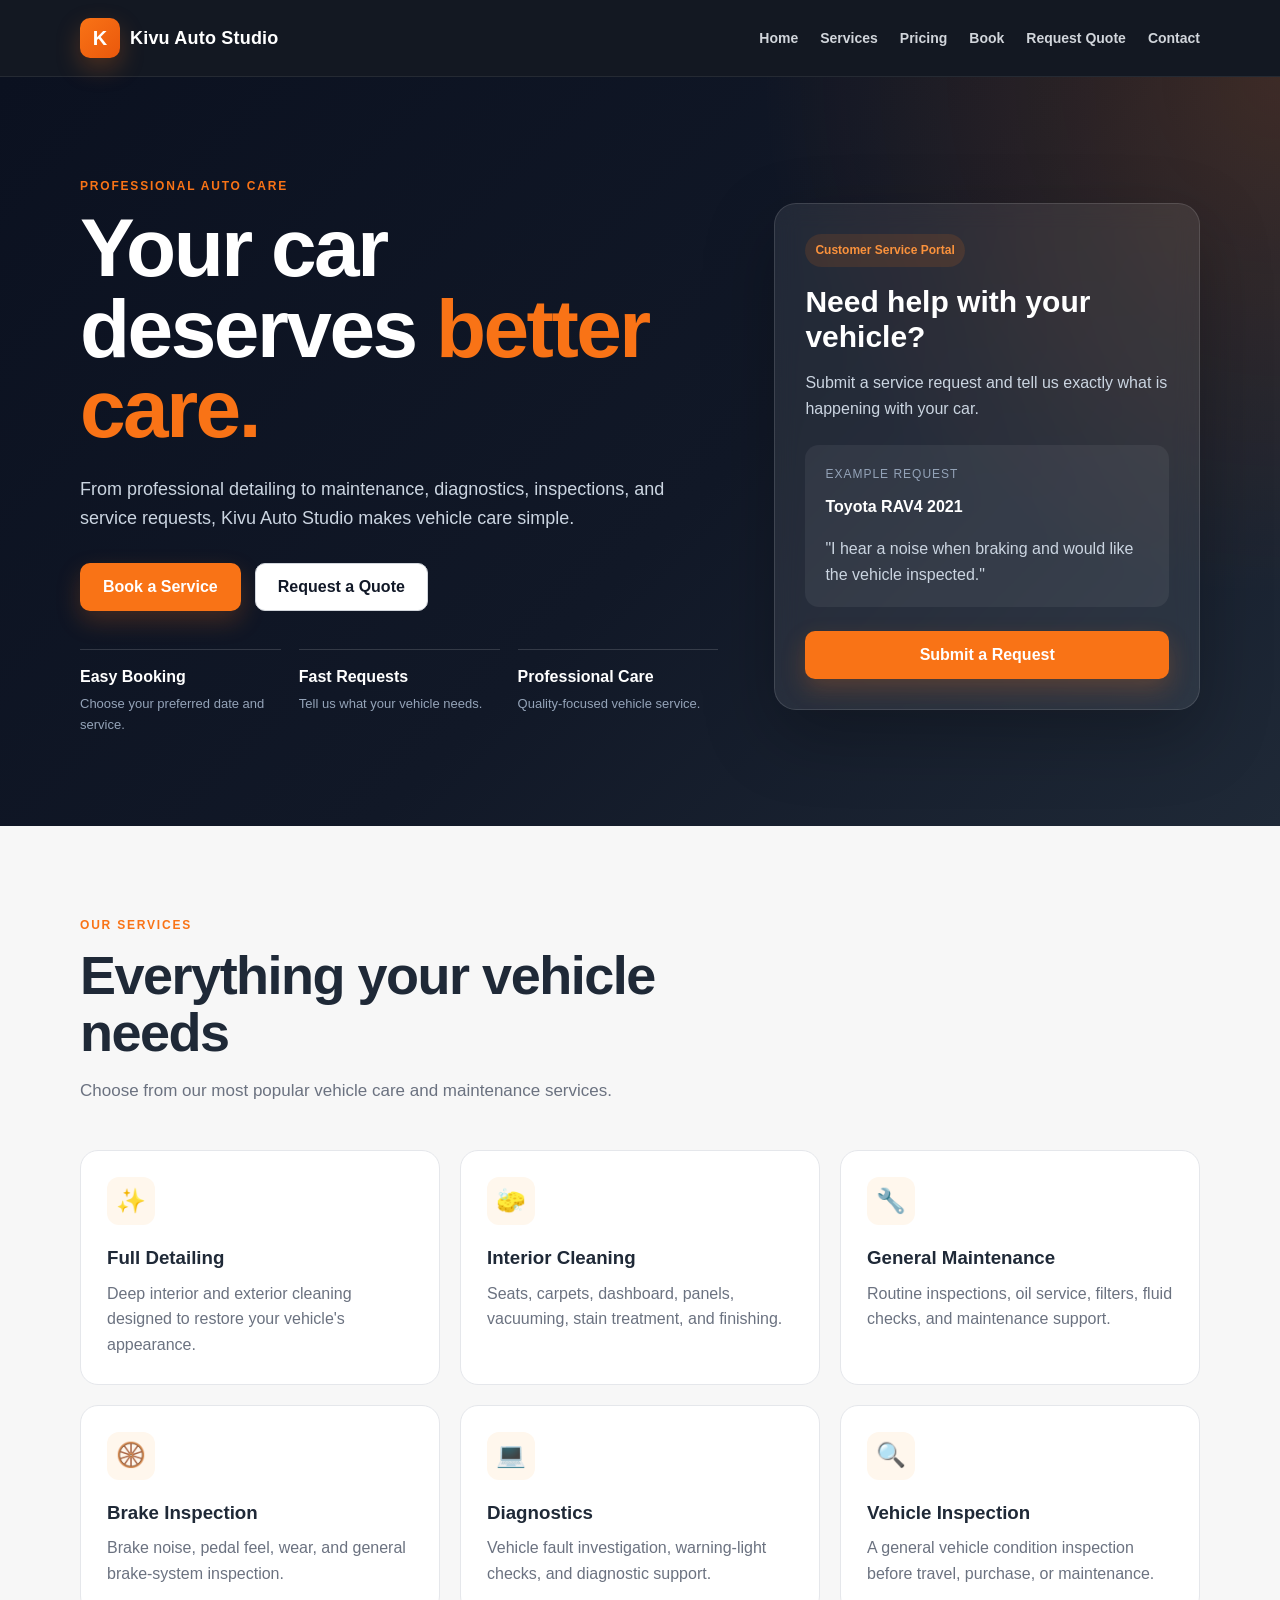
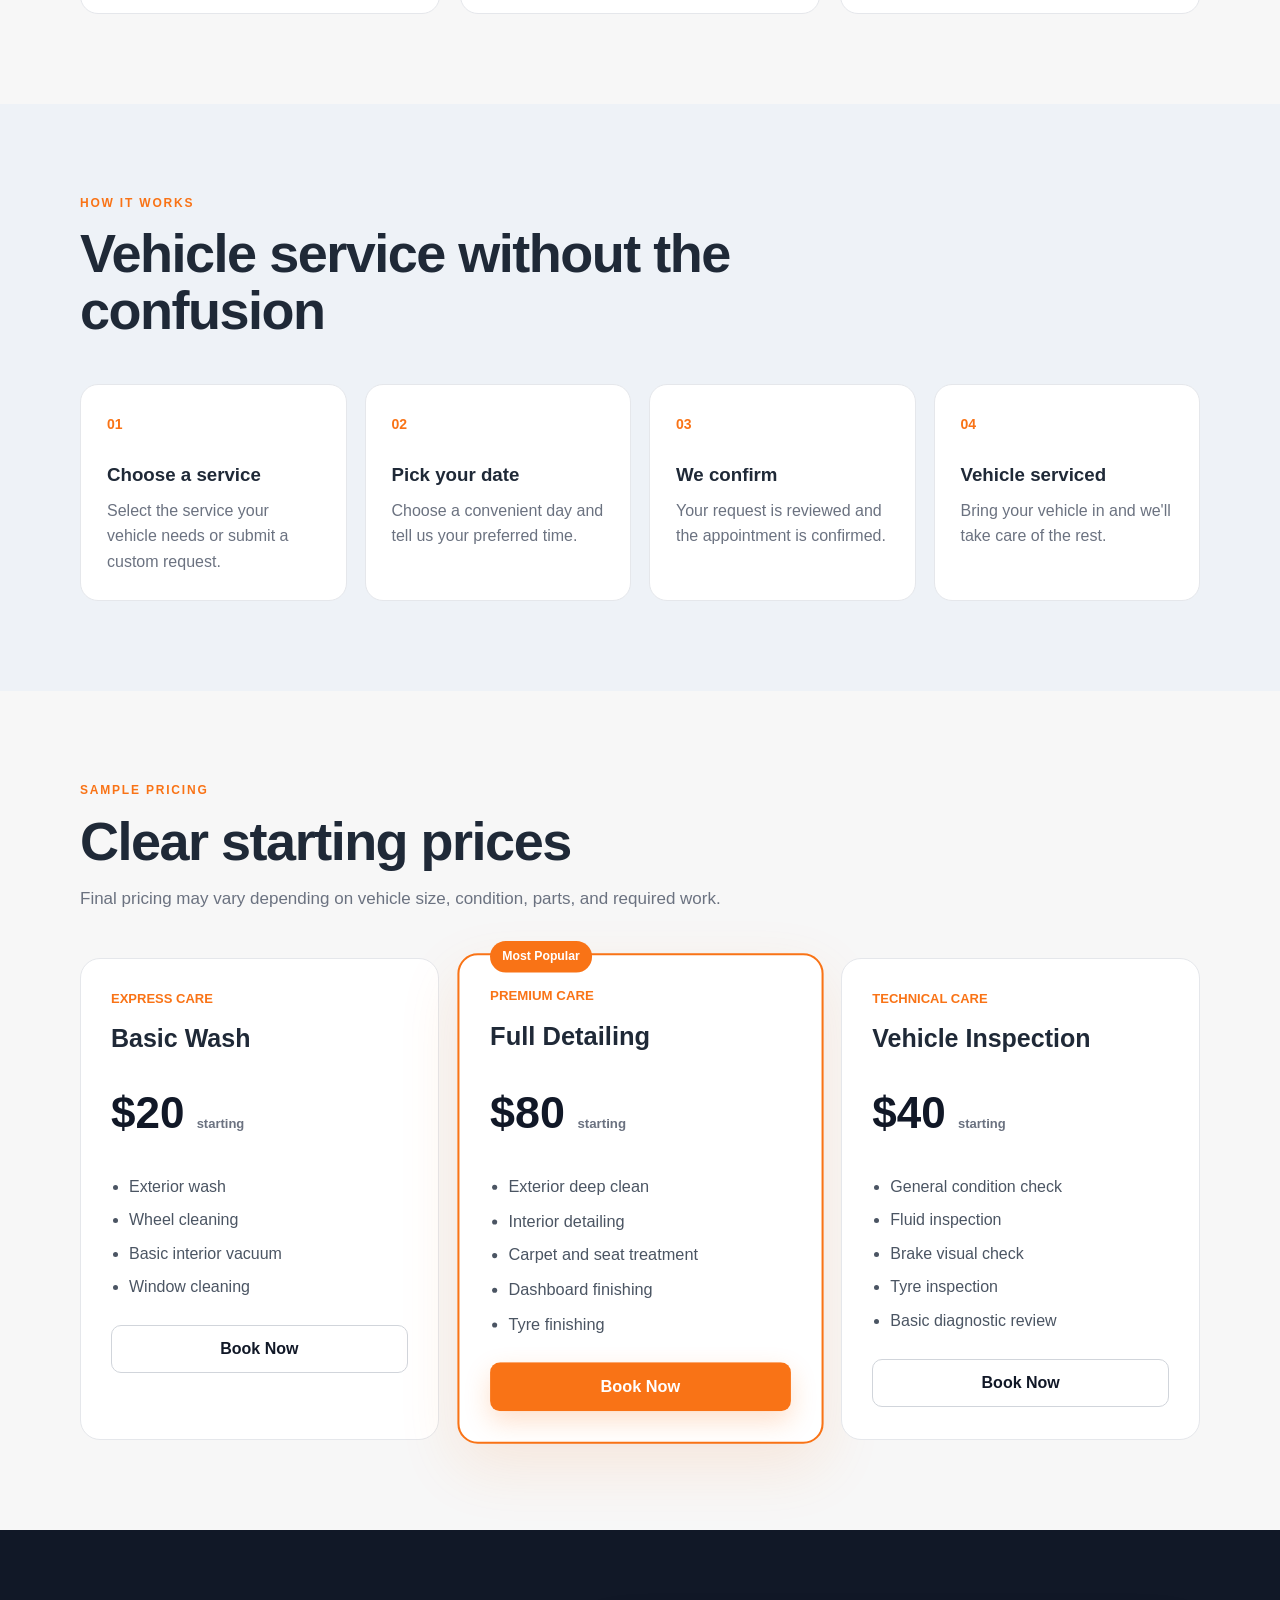
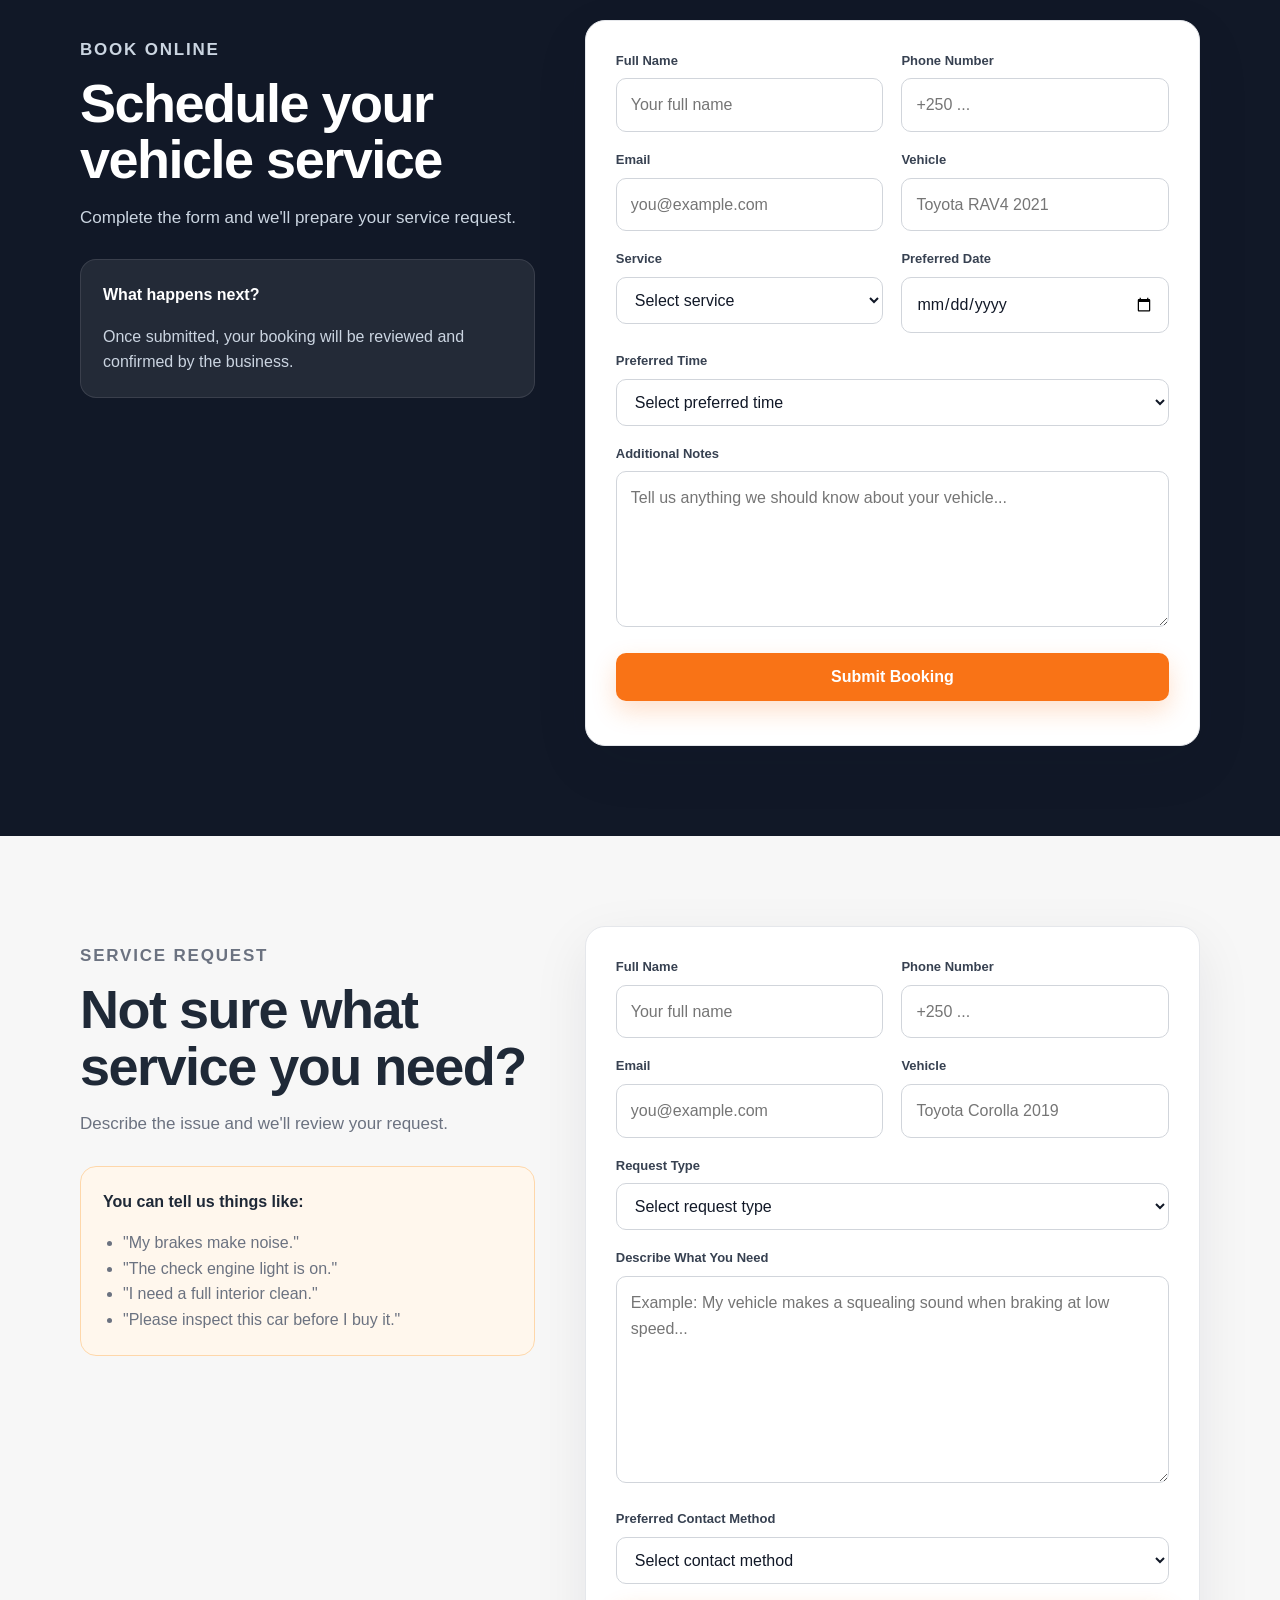
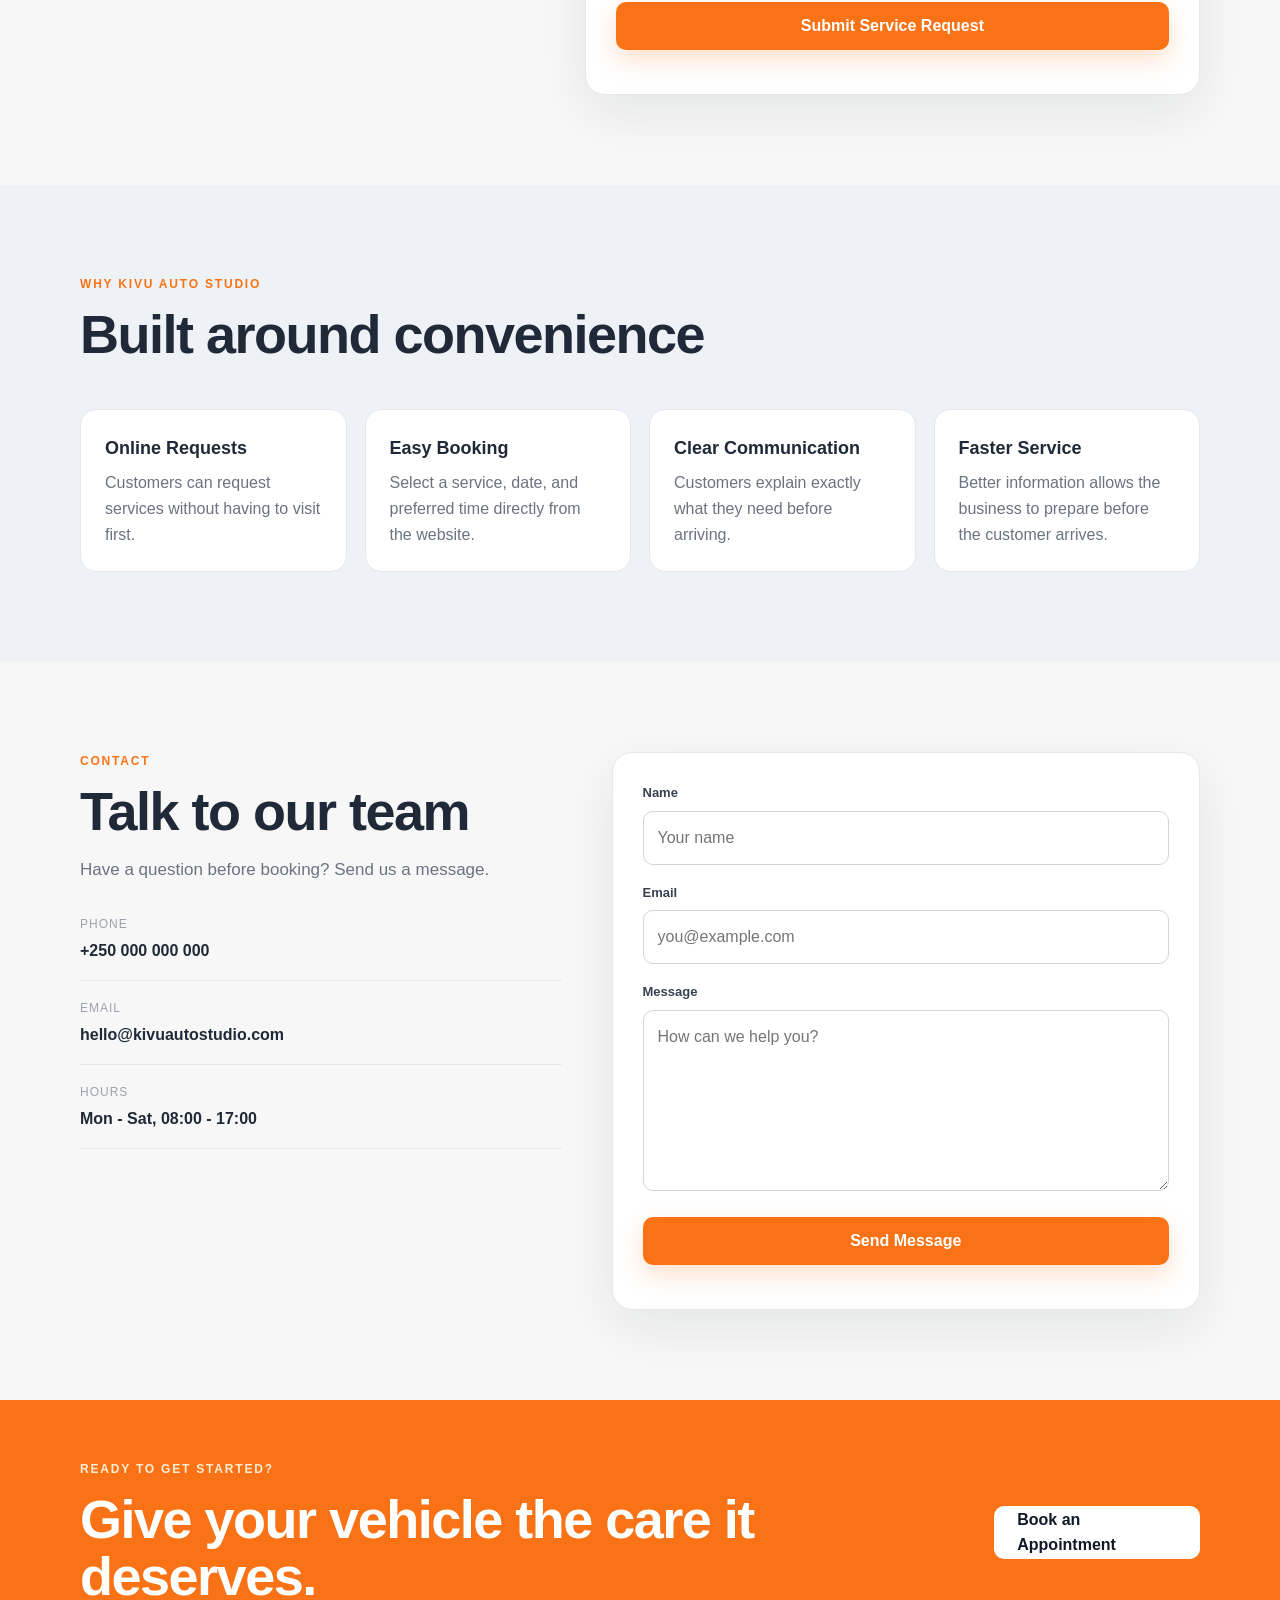
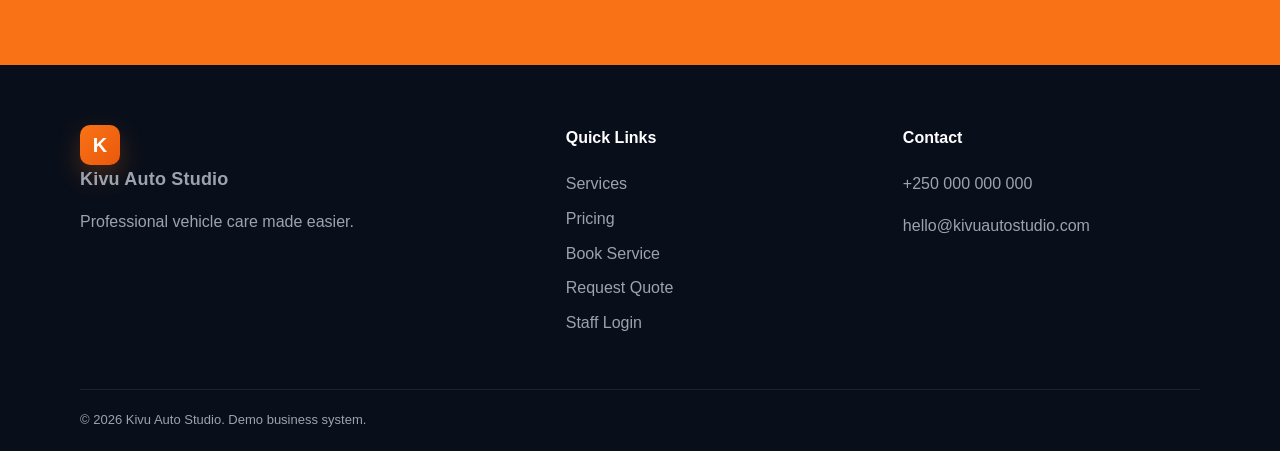
<file: index.html>
<!DOCTYPE html>
<html lang="en">
<head>
    <meta charset="UTF-8">
    <meta name="viewport" content="width=device-width, initial-scale=1.0">

    <title>Kivu Auto Studio</title>

    <meta
        name="description"
        content="Professional auto care, detailing, diagnostics, maintenance, and booking services."
    >

    <link rel="stylesheet" href="css/style.css">
</head>

<body>

    <!-- =========================================
         HEADER
    ========================================== -->

    <header class="site-header">

        <div class="container nav-container">

            <a href="#home" class="logo">
                <span class="logo-mark">K</span>
                <span class="logo-text">
                    Kivu Auto Studio
                </span>
            </a>

            <button
                class="mobile-menu-btn"
                id="mobileMenuBtn"
                aria-label="Open navigation menu"
            >
                ☰
            </button>

            <nav class="main-nav" id="mainNav">
                <a href="#home">Home</a>
                <a href="#services">Services</a>
                <a href="#pricing">Pricing</a>
                <a href="#booking">Book</a>
                <a href="#quote">Request Quote</a>
                <a href="#contact">Contact</a>
            </nav>

        </div>

    </header>


    <!-- =========================================
         HERO
    ========================================== -->

    <main>

        <section class="hero" id="home">

            <div class="container hero-grid">

                <div class="hero-content">

                    <p class="eyebrow">
                        PROFESSIONAL AUTO CARE
                    </p>

                    <h1>
                        Your car deserves
                        <span>better care.</span>
                    </h1>

                    <p class="hero-description">
                        From professional detailing to maintenance,
                        diagnostics, inspections, and service requests,
                        Kivu Auto Studio makes vehicle care simple.
                    </p>

                    <div class="hero-actions">

                        <a href="#booking" class="btn btn-primary">
                            Book a Service
                        </a>

                        <a href="#quote" class="btn btn-secondary">
                            Request a Quote
                        </a>

                    </div>

                    <div class="hero-points">

                        <div>
                            <strong>Easy Booking</strong>
                            <span>Choose your preferred date and service.</span>
                        </div>

                        <div>
                            <strong>Fast Requests</strong>
                            <span>Tell us what your vehicle needs.</span>
                        </div>

                        <div>
                            <strong>Professional Care</strong>
                            <span>Quality-focused vehicle service.</span>
                        </div>

                    </div>

                </div>


                <div class="hero-card">

                    <div class="hero-card-badge">
                        Customer Service Portal
                    </div>

                    <h2>
                        Need help with your vehicle?
                    </h2>

                    <p>
                        Submit a service request and tell us exactly
                        what is happening with your car.
                    </p>

                    <div class="example-request">

                        <span class="example-label">
                            Example request
                        </span>

                        <strong>
                            Toyota RAV4 2021
                        </strong>

                        <p>
                            "I hear a noise when braking and would
                            like the vehicle inspected."
                        </p>

                    </div>

                    <a href="#quote" class="btn btn-primary full-width">
                        Submit a Request
                    </a>

                </div>

            </div>

        </section>


        <!-- =========================================
             SERVICES
        ========================================== -->

        <section class="section" id="services">

            <div class="container">

                <div class="section-heading">

                    <p class="eyebrow">
                        OUR SERVICES
                    </p>

                    <h2>
                        Everything your vehicle needs
                    </h2>

                    <p>
                        Choose from our most popular vehicle care
                        and maintenance services.
                    </p>

                </div>


                <div class="service-grid">

                    <article class="service-card">

                        <div class="service-icon">
                            ✨
                        </div>

                        <h3>
                            Full Detailing
                        </h3>

                        <p>
                            Deep interior and exterior cleaning
                            designed to restore your vehicle's appearance.
                        </p>

                    </article>


                    <article class="service-card">

                        <div class="service-icon">
                            🧽
                        </div>

                        <h3>
                            Interior Cleaning
                        </h3>

                        <p>
                            Seats, carpets, dashboard, panels,
                            vacuuming, stain treatment, and finishing.
                        </p>

                    </article>


                    <article class="service-card">

                        <div class="service-icon">
                            🔧
                        </div>

                        <h3>
                            General Maintenance
                        </h3>

                        <p>
                            Routine inspections, oil service,
                            filters, fluid checks, and maintenance support.
                        </p>

                    </article>


                    <article class="service-card">

                        <div class="service-icon">
                            🛞
                        </div>

                        <h3>
                            Brake Inspection
                        </h3>

                        <p>
                            Brake noise, pedal feel, wear,
                            and general brake-system inspection.
                        </p>

                    </article>


                    <article class="service-card">

                        <div class="service-icon">
                            💻
                        </div>

                        <h3>
                            Diagnostics
                        </h3>

                        <p>
                            Vehicle fault investigation,
                            warning-light checks, and diagnostic support.
                        </p>

                    </article>


                    <article class="service-card">

                        <div class="service-icon">
                            🔍
                        </div>

                        <h3>
                            Vehicle Inspection
                        </h3>

                        <p>
                            A general vehicle condition inspection
                            before travel, purchase, or maintenance.
                        </p>

                    </article>

                </div>

            </div>

        </section>


        <!-- =========================================
             HOW IT WORKS
        ========================================== -->

        <section class="section section-light">

            <div class="container">

                <div class="section-heading">

                    <p class="eyebrow">
                        HOW IT WORKS
                    </p>

                    <h2>
                        Vehicle service without the confusion
                    </h2>

                </div>


                <div class="steps-grid">

                    <div class="step-card">

                        <span class="step-number">
                            01
                        </span>

                        <h3>
                            Choose a service
                        </h3>

                        <p>
                            Select the service your vehicle needs
                            or submit a custom request.
                        </p>

                    </div>


                    <div class="step-card">

                        <span class="step-number">
                            02
                        </span>

                        <h3>
                            Pick your date
                        </h3>

                        <p>
                            Choose a convenient day and tell us
                            your preferred time.
                        </p>

                    </div>


                    <div class="step-card">

                        <span class="step-number">
                            03
                        </span>

                        <h3>
                            We confirm
                        </h3>

                        <p>
                            Your request is reviewed and the
                            appointment is confirmed.
                        </p>

                    </div>


                    <div class="step-card">

                        <span class="step-number">
                            04
                        </span>

                        <h3>
                            Vehicle serviced
                        </h3>

                        <p>
                            Bring your vehicle in and we'll take
                            care of the rest.
                        </p>

                    </div>

                </div>

            </div>

        </section>


        <!-- =========================================
             PRICING
        ========================================== -->

        <section class="section" id="pricing">

            <div class="container">

                <div class="section-heading">

                    <p class="eyebrow">
                        SAMPLE PRICING
                    </p>

                    <h2>
                        Clear starting prices
                    </h2>

                    <p>
                        Final pricing may vary depending on vehicle
                        size, condition, parts, and required work.
                    </p>

                </div>


                <div class="pricing-grid">

                    <article class="price-card">

                        <p class="price-label">
                            Express Care
                        </p>

                        <h3>
                            Basic Wash
                        </h3>

                        <div class="price">
                            $20
                            <span>starting</span>
                        </div>

                        <ul>
                            <li>Exterior wash</li>
                            <li>Wheel cleaning</li>
                            <li>Basic interior vacuum</li>
                            <li>Window cleaning</li>
                        </ul>

                        <a href="#booking" class="btn btn-secondary full-width">
                            Book Now
                        </a>

                    </article>


                    <article class="price-card featured">

                        <div class="popular-badge">
                            Most Popular
                        </div>

                        <p class="price-label">
                            Premium Care
                        </p>

                        <h3>
                            Full Detailing
                        </h3>

                        <div class="price">
                            $80
                            <span>starting</span>
                        </div>

                        <ul>
                            <li>Exterior deep clean</li>
                            <li>Interior detailing</li>
                            <li>Carpet and seat treatment</li>
                            <li>Dashboard finishing</li>
                            <li>Tyre finishing</li>
                        </ul>

                        <a href="#booking" class="btn btn-primary full-width">
                            Book Now
                        </a>

                    </article>


                    <article class="price-card">

                        <p class="price-label">
                            Technical Care
                        </p>

                        <h3>
                            Vehicle Inspection
                        </h3>

                        <div class="price">
                            $40
                            <span>starting</span>
                        </div>

                        <ul>
                            <li>General condition check</li>
                            <li>Fluid inspection</li>
                            <li>Brake visual check</li>
                            <li>Tyre inspection</li>
                            <li>Basic diagnostic review</li>
                        </ul>

                        <a href="#booking" class="btn btn-secondary full-width">
                            Book Now
                        </a>

                    </article>

                </div>

            </div>

        </section>


        <!-- =========================================
             BOOKING
        ========================================== -->

        <section class="section section-dark" id="booking">

            <div class="container form-layout">

                <div class="form-info">

                    <p class="eyebrow">
                        BOOK ONLINE
                    </p>

                    <h2>
                        Schedule your vehicle service
                    </h2>

                    <p>
                        Complete the form and we'll prepare your
                        service request.
                    </p>

                    <div class="info-box">

                        <strong>
                            What happens next?
                        </strong>

                        <p>
                            Once submitted, your booking will be
                            reviewed and confirmed by the business.
                        </p>

                    </div>

                </div>


                <form class="service-form" id="bookingForm">

                    <div class="form-row">

                        <div class="form-group">
                            <label for="bookingName">
                                Full Name
                            </label>

                            <input
                                type="text"
                                id="bookingName"
                                name="name"
                                required
                                placeholder="Your full name"
                            >
                        </div>


                        <div class="form-group">
                            <label for="bookingPhone">
                                Phone Number
                            </label>

                            <input
                                type="tel"
                                id="bookingPhone"
                                name="phone"
                                required
                                placeholder="+250 ..."
                            >
                        </div>

                    </div>


                    <div class="form-row">

                        <div class="form-group">
                            <label for="bookingEmail">
                                Email
                            </label>

                            <input
                                type="email"
                                id="bookingEmail"
                                name="email"
                                placeholder="you@example.com"
                            >
                        </div>


                        <div class="form-group">
                            <label for="bookingVehicle">
                                Vehicle
                            </label>

                            <input
                                type="text"
                                id="bookingVehicle"
                                name="vehicle"
                                required
                                placeholder="Toyota RAV4 2021"
                            >
                        </div>

                    </div>


                    <div class="form-row">

                        <div class="form-group">
                            <label for="bookingService">
                                Service
                            </label>

                            <select
                                id="bookingService"
                                name="service"
                                required
                            >
                                <option value="">
                                    Select service
                                </option>

                                <option value="Basic Wash">
                                    Basic Wash
                                </option>

                                <option value="Interior Cleaning">
                                    Interior Cleaning
                                </option>

                                <option value="Full Detailing">
                                    Full Detailing
                                </option>

                                <option value="General Maintenance">
                                    General Maintenance
                                </option>

                                <option value="Brake Inspection">
                                    Brake Inspection
                                </option>

                                <option value="Diagnostics">
                                    Diagnostics
                                </option>

                                <option value="Vehicle Inspection">
                                    Vehicle Inspection
                                </option>
                            </select>
                        </div>


                        <div class="form-group">
                            <label for="bookingDate">
                                Preferred Date
                            </label>

                            <input
                                type="date"
                                id="bookingDate"
                                name="date"
                                required
                            >
                        </div>

                    </div>


                    <div class="form-group">
                        <label for="bookingTime">
                            Preferred Time
                        </label>

                        <select
                            id="bookingTime"
                            name="time"
                            required
                        >
                            <option value="">
                                Select preferred time
                            </option>

                            <option value="08:00">
                                08:00
                            </option>

                            <option value="09:00">
                                09:00
                            </option>

                            <option value="10:00">
                                10:00
                            </option>

                            <option value="11:00">
                                11:00
                            </option>

                            <option value="13:00">
                                13:00
                            </option>

                            <option value="14:00">
                                14:00
                            </option>

                            <option value="15:00">
                                15:00
                            </option>

                            <option value="16:00">
                                16:00
                            </option>
                        </select>
                    </div>


                    <div class="form-group">

                        <label for="bookingNotes">
                            Additional Notes
                        </label>

                        <textarea
                            id="bookingNotes"
                            name="notes"
                            rows="5"
                            placeholder="Tell us anything we should know about your vehicle..."
                        ></textarea>

                    </div>


                    <button
                        type="submit"
                        class="btn btn-primary full-width"
                    >
                        Submit Booking
                    </button>

                    <p
                        class="form-message"
                        id="bookingMessage"
                    ></p>

                </form>

            </div>

        </section>


        <!-- =========================================
             REQUEST A QUOTE / SERVICE REQUEST
        ========================================== -->

        <section class="section" id="quote">

            <div class="container form-layout">

                <div class="form-info">

                    <p class="eyebrow">
                        SERVICE REQUEST
                    </p>

                    <h2>
                        Not sure what service you need?
                    </h2>

                    <p>
                        Describe the issue and we'll review your
                        request.
                    </p>

                    <div class="request-example-box">

                        <p>
                            You can tell us things like:
                        </p>

                        <ul>
                            <li>"My brakes make noise."</li>
                            <li>"The check engine light is on."</li>
                            <li>"I need a full interior clean."</li>
                            <li>"Please inspect this car before I buy it."</li>
                        </ul>

                    </div>

                </div>


                <form class="service-form" id="quoteForm">

                    <div class="form-row">

                        <div class="form-group">

                            <label for="quoteName">
                                Full Name
                            </label>

                            <input
                                type="text"
                                id="quoteName"
                                name="name"
                                required
                                placeholder="Your full name"
                            >

                        </div>


                        <div class="form-group">

                            <label for="quotePhone">
                                Phone Number
                            </label>

                            <input
                                type="tel"
                                id="quotePhone"
                                name="phone"
                                required
                                placeholder="+250 ..."
                            >

                        </div>

                    </div>


                    <div class="form-row">

                        <div class="form-group">

                            <label for="quoteEmail">
                                Email
                            </label>

                            <input
                                type="email"
                                id="quoteEmail"
                                name="email"
                                placeholder="you@example.com"
                            >

                        </div>


                        <div class="form-group">

                            <label for="quoteVehicle">
                                Vehicle
                            </label>

                            <input
                                type="text"
                                id="quoteVehicle"
                                name="vehicle"
                                required
                                placeholder="Toyota Corolla 2019"
                            >

                        </div>

                    </div>


                    <div class="form-group">

                        <label for="requestType">
                            Request Type
                        </label>

                        <select
                            id="requestType"
                            name="requestType"
                            required
                        >
                            <option value="">
                                Select request type
                            </option>

                            <option value="Repair">
                                Repair / Vehicle Problem
                            </option>

                            <option value="Maintenance">
                                Maintenance
                            </option>

                            <option value="Detailing">
                                Detailing
                            </option>

                            <option value="Inspection">
                                Vehicle Inspection
                            </option>

                            <option value="Quote">
                                Price Quote
                            </option>

                            <option value="Other">
                                Other
                            </option>
                        </select>

                    </div>


                    <div class="form-group">

                        <label for="quoteDescription">
                            Describe What You Need
                        </label>

                        <textarea
                            id="quoteDescription"
                            name="description"
                            rows="7"
                            required
                            placeholder="Example: My vehicle makes a squealing sound when braking at low speed..."
                        ></textarea>

                    </div>


                    <div class="form-group">

                        <label for="preferredContact">
                            Preferred Contact Method
                        </label>

                        <select
                            id="preferredContact"
                            name="preferredContact"
                            required
                        >
                            <option value="">
                                Select contact method
                            </option>

                            <option value="Phone">
                                Phone Call
                            </option>

                            <option value="WhatsApp">
                                WhatsApp
                            </option>

                            <option value="Email">
                                Email
                            </option>
                        </select>

                    </div>


                    <button
                        type="submit"
                        class="btn btn-primary full-width"
                    >
                        Submit Service Request
                    </button>

                    <p
                        class="form-message"
                        id="quoteMessage"
                    ></p>

                </form>

            </div>

        </section>


        <!-- =========================================
             WHY US
        ========================================== -->

        <section class="section section-light">

            <div class="container">

                <div class="section-heading">

                    <p class="eyebrow">
                        WHY KIVU AUTO STUDIO
                    </p>

                    <h2>
                        Built around convenience
                    </h2>

                </div>


                <div class="benefit-grid">

                    <div class="benefit-card">

                        <strong>
                            Online Requests
                        </strong>

                        <p>
                            Customers can request services without
                            having to visit first.
                        </p>

                    </div>


                    <div class="benefit-card">

                        <strong>
                            Easy Booking
                        </strong>

                        <p>
                            Select a service, date, and preferred time
                            directly from the website.
                        </p>

                    </div>


                    <div class="benefit-card">

                        <strong>
                            Clear Communication
                        </strong>

                        <p>
                            Customers explain exactly what they need
                            before arriving.
                        </p>

                    </div>


                    <div class="benefit-card">

                        <strong>
                            Faster Service
                        </strong>

                        <p>
                            Better information allows the business
                            to prepare before the customer arrives.
                        </p>

                    </div>

                </div>

            </div>

        </section>


        <!-- =========================================
             CONTACT
        ========================================== -->

        <section class="section" id="contact">

            <div class="container contact-grid">

                <div>

                    <p class="eyebrow">
                        CONTACT
                    </p>

                    <h2>
                        Talk to our team
                    </h2>

                    <p class="contact-description">
                        Have a question before booking?
                        Send us a message.
                    </p>


                    <div class="contact-details">

                        <div>
                            <span>Phone</span>
                            <strong>+250 000 000 000</strong>
                        </div>

                        <div>
                            <span>Email</span>
                            <strong>hello@kivuautostudio.com</strong>
                        </div>

                        <div>
                            <span>Hours</span>
                            <strong>Mon - Sat, 08:00 - 17:00</strong>
                        </div>

                    </div>

                </div>


                <form class="service-form" id="contactForm">

                    <div class="form-group">

                        <label for="contactName">
                            Name
                        </label>

                        <input
                            type="text"
                            id="contactName"
                            name="name"
                            required
                            placeholder="Your name"
                        >

                    </div>


                    <div class="form-group">

                        <label for="contactEmail">
                            Email
                        </label>

                        <input
                            type="email"
                            id="contactEmail"
                            name="email"
                            required
                            placeholder="you@example.com"
                        >

                    </div>


                    <div class="form-group">

                        <label for="contactMessage">
                            Message
                        </label>

                        <textarea
                            id="contactMessage"
                            name="message"
                            rows="6"
                            required
                            placeholder="How can we help you?"
                        ></textarea>

                    </div>


                    <button
                        type="submit"
                        class="btn btn-primary full-width"
                    >
                        Send Message
                    </button>

                    <p
                        class="form-message"
                        id="contactFormMessage"
                    ></p>

                </form>

            </div>

        </section>


        <!-- =========================================
             CTA
        ========================================== -->

        <section class="cta-section">

            <div class="container cta-content">

                <div>

                    <p class="eyebrow">
                        READY TO GET STARTED?
                    </p>

                    <h2>
                        Give your vehicle the care it deserves.
                    </h2>

                </div>

                <a href="#booking" class="btn btn-light">
                    Book an Appointment
                </a>

            </div>

        </section>

    </main>


    <!-- =========================================
         FOOTER
    ========================================== -->

    <footer class="site-footer">

        <div class="container footer-grid">

            <div>

                <a href="#home" class="logo footer-logo">

                    <span class="logo-mark">
                        K
                    </span>

                    <span class="logo-text">
                        Kivu Auto Studio
                    </span>

                </a>

                <p>
                    Professional vehicle care made easier.
                </p>

            </div>


            <div>

                <h4>
                    Quick Links
                </h4>

                <a href="#services">
                    Services
                </a>

                <a href="#pricing">
                    Pricing
                </a>

                <a href="#booking">
                    Book Service
                </a>

                <a href="#quote">
                    Request Quote
                </a>

                <a href="admin.html">
                    Staff Login
                </a>

            </div>


            <div>

                <h4>
                    Contact
                </h4>

                <p>
                    +250 000 000 000
                </p>

                <p>
                    hello@kivuautostudio.com
                </p>

            </div>

        </div>


        <div class="container footer-bottom">

            <p>
                © <span id="currentYear"></span>
                Kivu Auto Studio.
                Demo business system.
            </p>

        </div>

    </footer>


    <script src="js/script.js"></script>

</body>
</html>
</file>
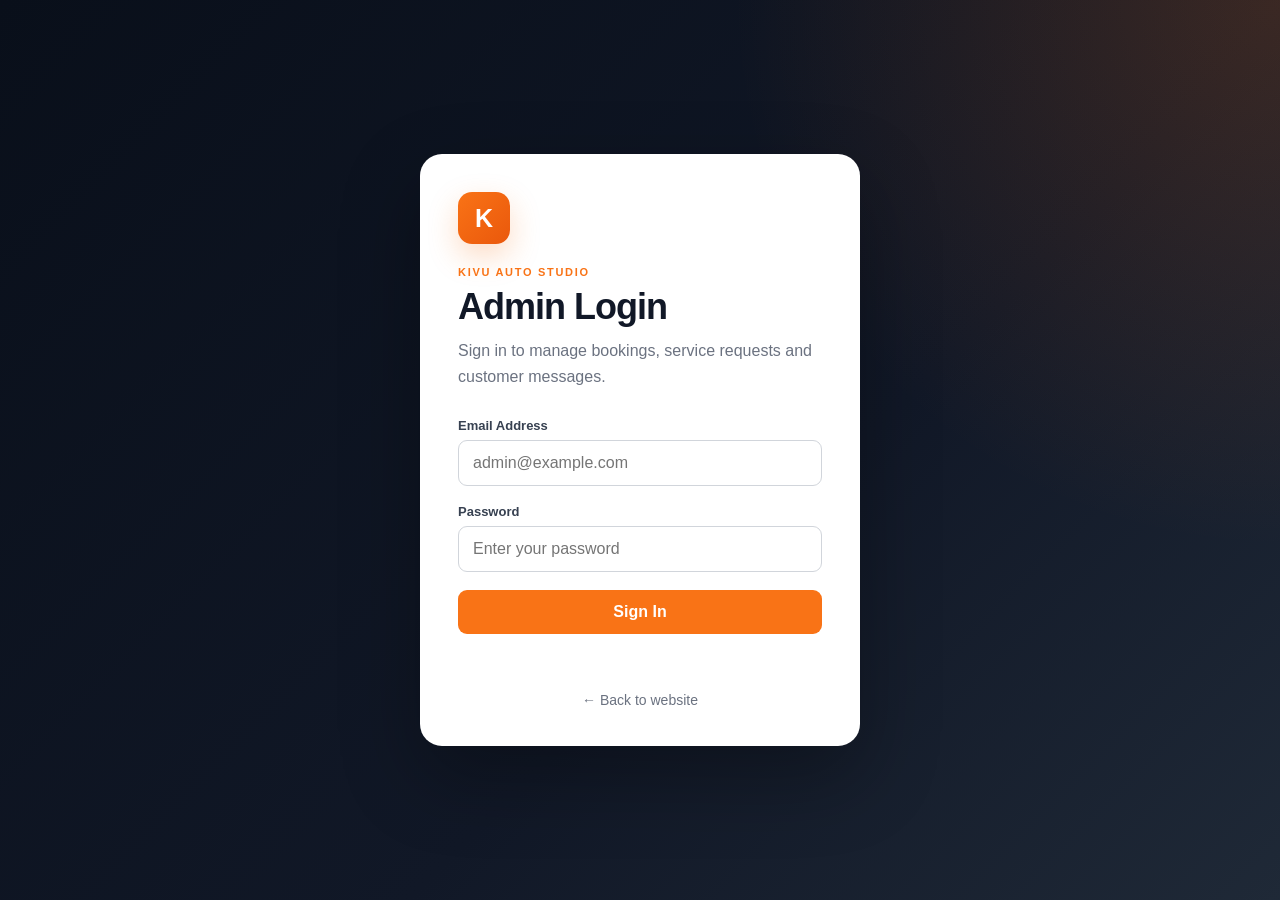
<file: admin.html>
<!DOCTYPE html>
<html lang="en">

<head>

    <meta charset="UTF-8">

    <meta
        name="viewport"
        content="width=device-width, initial-scale=1.0"
    >

    <title>
        Admin Dashboard | Kivu Auto Studio
    </title>

    <link
        rel="stylesheet"
        href="css/admin.css"
    >

</head>


<body>


<!-- =========================================================
     ADMIN LOGIN
========================================================= -->

<section
    id="adminLoginScreen"
    class="login-screen"
>

    <div class="login-card">

        <div class="admin-logo">
            K
        </div>

        <p class="eyebrow">
            KIVU AUTO STUDIO
        </p>

        <h1>
            Admin Login
        </h1>

        <p class="login-description">
            Sign in to manage bookings,
            service requests and customer messages.
        </p>


        <form id="adminLoginForm">

            <div class="form-group">

                <label for="adminEmail">
                    Email Address
                </label>

                <input
                    type="email"
                    id="adminEmail"
                    required
                    autocomplete="email"
                    placeholder="admin@example.com"
                >

            </div>


            <div class="form-group">

                <label for="adminPassword">
                    Password
                </label>

                <input
                    type="password"
                    id="adminPassword"
                    required
                    autocomplete="current-password"
                    placeholder="Enter your password"
                >

            </div>


            <button
                type="submit"
                class="primary-btn full-width"
            >
                Sign In
            </button>


            <p
                id="loginMessage"
                class="form-message"
            ></p>

        </form>


        <a
            href="index.html"
            class="back-link"
        >
            ← Back to website
        </a>

    </div>

</section>



<!-- =========================================================
     ADMIN APPLICATION
========================================================= -->

<div
    id="adminApp"
    class="admin-app hidden"
>


    <!-- =====================================================
         SIDEBAR
    ====================================================== -->

    <aside
        class="sidebar"
        id="sidebar"
    >

        <div class="sidebar-brand">

            <div class="sidebar-logo">
                K
            </div>

            <div>

                <strong>
                    Kivu Auto Studio
                </strong>

                <span>
                    Business Manager
                </span>

            </div>

        </div>


        <nav class="sidebar-nav">

            <button
                class="nav-item active"
                data-screen="dashboard"
            >
                <span>▦</span>
                Dashboard
            </button>


            <button
                class="nav-item"
                data-screen="bookings"
            >
                <span>▣</span>
                Bookings

                <span
                    id="bookingNavBadge"
                    class="nav-badge hidden"
                >
                    0
                </span>
            </button>


            <button
                class="nav-item"
                data-screen="requests"
            >
                <span>◆</span>
                Service Requests

                <span
                    id="requestNavBadge"
                    class="nav-badge hidden"
                >
                    0
                </span>
            </button>


            <button
                class="nav-item"
                data-screen="messages"
            >
                <span>✉</span>
                Messages

                <span
                    id="messageNavBadge"
                    class="nav-badge hidden"
                >
                    0
                </span>
            </button>

        </nav>


        <div class="sidebar-bottom">

            <a
                href="index.html"
                class="website-link"
            >
                View Website
            </a>


            <button
                id="logoutBtn"
                class="logout-btn"
            >
                Sign Out
            </button>

        </div>

    </aside>



    <!-- =====================================================
         MAIN AREA
    ====================================================== -->

    <main class="admin-main">


        <!-- =================================================
             TOP BAR
        ================================================== -->

        <header class="topbar">

            <div class="topbar-left">

                <button
                    id="sidebarToggle"
                    class="sidebar-toggle"
                >
                    ☰
                </button>


                <div>

                    <h2 id="pageTitle">
                        Dashboard
                    </h2>

                    <p id="pageSubtitle">
                        Overview of your business activity.
                    </p>

                </div>

            </div>


            <div class="admin-profile">

                <div class="profile-icon">
                    A
                </div>

                <div>

                    <strong>
                        Administrator
                    </strong>

                    <span id="adminEmailDisplay">
                        -
                    </span>

                </div>

            </div>

        </header>



        <!-- =================================================
             CONTENT
        ================================================== -->

        <div class="admin-content">


            <!-- =============================================
                 DASHBOARD
            ============================================== -->

            <section
                id="dashboardScreen"
                class="admin-screen"
            >

                <div class="welcome-panel">

                    <div>

                        <p class="eyebrow">
                            BUSINESS OVERVIEW
                        </p>

                        <h1>
                            Welcome back.
                        </h1>

                        <p>
                            Here's what's happening
                            at Kivu Auto Studio.
                        </p>

                    </div>


                    <button
                        id="refreshDashboardBtn"
                        class="secondary-btn"
                    >
                        Refresh Data
                    </button>

                </div>



                <!-- STATISTICS -->

                <div class="stats-grid">


                    <article class="stat-card">

                        <span class="stat-label">
                            Total Bookings
                        </span>

                        <strong
                            id="totalBookings"
                            class="stat-number"
                        >
                            0
                        </strong>

                        <span class="stat-description">
                            All appointments
                        </span>

                    </article>



                    <article class="stat-card">

                        <span class="stat-label">
                            New Bookings
                        </span>

                        <strong
                            id="newBookings"
                            class="stat-number"
                        >
                            0
                        </strong>

                        <span class="stat-description">
                            Waiting for review
                        </span>

                    </article>



                    <article class="stat-card">

                        <span class="stat-label">
                            Service Requests
                        </span>

                        <strong
                            id="totalRequests"
                            class="stat-number"
                        >
                            0
                        </strong>

                        <span class="stat-description">
                            Customer requests
                        </span>

                    </article>



                    <article class="stat-card">

                        <span class="stat-label">
                            New Messages
                        </span>

                        <strong
                            id="newMessages"
                            class="stat-number"
                        >
                            0
                        </strong>

                        <span class="stat-description">
                            Awaiting response
                        </span>

                    </article>


                </div>



                <!-- RECENT ACTIVITY -->

                <div class="dashboard-grid">


                    <section class="dashboard-panel">

                        <div class="panel-heading">

                            <div>

                                <h3>
                                    Recent Bookings
                                </h3>

                                <p>
                                    Latest customer appointments
                                </p>

                            </div>


                            <button
                                class="text-btn"
                                data-open-screen="bookings"
                            >
                                View all
                            </button>

                        </div>


                        <div
                            id="recentBookings"
                            class="activity-list"
                        >

                            <div class="empty-state">

                                <p>
                                    Loading bookings...
                                </p>

                            </div>

                        </div>

                    </section>



                    <section class="dashboard-panel">

                        <div class="panel-heading">

                            <div>

                                <h3>
                                    Recent Requests
                                </h3>

                                <p>
                                    Latest service enquiries
                                </p>

                            </div>


                            <button
                                class="text-btn"
                                data-open-screen="requests"
                            >
                                View all
                            </button>

                        </div>


                        <div
                            id="recentRequests"
                            class="activity-list"
                        >

                            <div class="empty-state">

                                <p>
                                    Loading requests...
                                </p>

                            </div>

                        </div>

                    </section>


                </div>

            </section>



            <!-- =============================================
                 BOOKINGS
            ============================================== -->

            <section
                id="bookingsScreen"
                class="admin-screen hidden"
            >

                <div class="screen-heading">

                    <div>

                        <p class="eyebrow">
                            APPOINTMENTS
                        </p>

                        <h1>
                            Bookings
                        </h1>

                        <p>
                            Manage customer appointments
                            and booking statuses.
                        </p>

                    </div>


                    <button
                        id="refreshBookingsBtn"
                        class="secondary-btn"
                    >
                        Refresh
                    </button>

                </div>



                <div class="toolbar">

                    <input
                        type="search"
                        id="bookingSearch"
                        placeholder="Search customer, vehicle or service..."
                    >


                    <select id="bookingStatusFilter">

                        <option value="all">
                            All statuses
                        </option>

                        <option value="New">
                            New
                        </option>

                        <option value="Confirmed">
                            Confirmed
                        </option>

                        <option value="Completed">
                            Completed
                        </option>

                        <option value="Cancelled">
                            Cancelled
                        </option>

                    </select>

                </div>



                <div class="table-card">

                    <div class="table-wrapper">

                        <table>

                            <thead>

                                <tr>

                                    <th>
                                        Customer
                                    </th>

                                    <th>
                                        Vehicle
                                    </th>

                                    <th>
                                        Service
                                    </th>

                                    <th>
                                        Appointment
                                    </th>

                                    <th>
                                        Status
                                    </th>

                                    <th>
                                        Actions
                                    </th>

                                </tr>

                            </thead>


                            <tbody id="bookingsTableBody">

                                <tr>

                                    <td colspan="6">

                                        <div class="empty-state">
                                            Loading bookings...
                                        </div>

                                    </td>

                                </tr>

                            </tbody>

                        </table>

                    </div>

                </div>

            </section>



            <!-- =============================================
                 SERVICE REQUESTS
            ============================================== -->

            <section
                id="requestsScreen"
                class="admin-screen hidden"
            >

                <div class="screen-heading">

                    <div>

                        <p class="eyebrow">
                            CUSTOMER REQUESTS
                        </p>

                        <h1>
                            Service Requests
                        </h1>

                        <p>
                            Review problems, quotations
                            and customer enquiries.
                        </p>

                    </div>


                    <button
                        id="refreshRequestsBtn"
                        class="secondary-btn"
                    >
                        Refresh
                    </button>

                </div>



                <div class="toolbar">

                    <input
                        type="search"
                        id="requestSearch"
                        placeholder="Search customer, vehicle or request..."
                    >


                    <select id="requestStatusFilter">

                        <option value="all">
                            All statuses
                        </option>

                        <option value="New">
                            New
                        </option>

                        <option value="Contacted">
                            Contacted
                        </option>

                        <option value="Quoted">
                            Quoted
                        </option>

                        <option value="Completed">
                            Completed
                        </option>

                        <option value="Cancelled">
                            Cancelled
                        </option>

                    </select>

                </div>



                <div
                    id="requestsList"
                    class="request-list"
                >

                    <div class="empty-state">
                        Loading service requests...
                    </div>

                </div>

            </section>



            <!-- =============================================
                 MESSAGES
            ============================================== -->

            <section
                id="messagesScreen"
                class="admin-screen hidden"
            >

                <div class="screen-heading">

                    <div>

                        <p class="eyebrow">
                            CUSTOMER COMMUNICATION
                        </p>

                        <h1>
                            Messages
                        </h1>

                        <p>
                            Messages submitted through
                            the website contact form.
                        </p>

                    </div>


                    <button
                        id="refreshMessagesBtn"
                        class="secondary-btn"
                    >
                        Refresh
                    </button>

                </div>



                <div
                    id="messagesList"
                    class="message-list"
                >

                    <div class="empty-state">
                        Loading messages...
                    </div>

                </div>

            </section>


        </div>

    </main>

</div>



<!-- =========================================================
     DETAIL MODAL
========================================================= -->

<div
    id="detailModal"
    class="modal hidden"
>

    <div
        class="modal-backdrop"
        id="modalBackdrop"
    ></div>


    <div class="modal-card">

        <div class="modal-header">

            <div>

                <p
                    class="eyebrow"
                    id="modalEyebrow"
                >
                    DETAILS
                </p>

                <h2 id="modalTitle">
                    Customer Details
                </h2>

            </div>


            <button
                id="closeModalBtn"
                class="modal-close"
                aria-label="Close"
            >
                ×
            </button>

        </div>


        <div
            id="modalContent"
            class="modal-content"
        >
        </div>

    </div>

</div>



<script src="js/admin.js"></script>

</body>

</html>
</file>
<file: css/style.css>
/* =========================================================
   KIVU AUTO STUDIO
   COMPLETE STYLESHEET
========================================================= */

* {
    box-sizing: border-box;
}

html {
    scroll-behavior: smooth;
}

body {
    margin: 0;
    font-family: Arial, Helvetica, sans-serif;
    background: #f7f7f7;
    color: #1f2937;
    line-height: 1.6;
}

img {
    max-width: 100%;
    display: block;
}

a {
    text-decoration: none;
    color: inherit;
}

button,
input,
select,
textarea {
    font: inherit;
}

button {
    cursor: pointer;
}

.container {
    width: min(1120px, calc(100% - 32px));
    margin: 0 auto;
}

/* =========================================================
   HEADER
========================================================= */

.site-header {
    position: sticky;
    top: 0;
    z-index: 1000;
    background: rgba(10, 15, 25, 0.96);
    border-bottom: 1px solid rgba(255, 255, 255, 0.08);
}

.nav-container {
    min-height: 76px;
    display: flex;
    align-items: center;
    justify-content: space-between;
    gap: 24px;
}

.logo {
    display: flex;
    align-items: center;
    gap: 10px;
    font-weight: 800;
    color: #ffffff;
}

.logo-mark {
    width: 40px;
    height: 40px;
    display: grid;
    place-items: center;
    border-radius: 10px;
    background: linear-gradient(135deg, #f97316, #ea580c);
    color: white;
    font-size: 20px;
    box-shadow: 0 10px 25px rgba(249, 115, 22, 0.25);
}

.logo-text {
    font-size: 18px;
    letter-spacing: 0.2px;
}

.main-nav {
    display: flex;
    align-items: center;
    gap: 22px;
}

.main-nav a {
    color: #d1d5db;
    font-size: 14px;
    font-weight: 700;
    transition: 0.2s ease;
}

.main-nav a:hover {
    color: #ffffff;
}

.mobile-menu-btn {
    display: none;
    background: transparent;
    border: none;
    color: white;
    font-size: 28px;
}

/* =========================================================
   BUTTONS
========================================================= */

.btn {
    display: inline-flex;
    align-items: center;
    justify-content: center;
    min-height: 48px;
    padding: 0 22px;
    border-radius: 10px;
    font-weight: 800;
    border: 1px solid transparent;
    transition:
        transform 0.2s ease,
        box-shadow 0.2s ease,
        background 0.2s ease;
}

.btn:hover {
    transform: translateY(-2px);
}

.btn-primary {
    background: #f97316;
    color: white;
    box-shadow: 0 10px 25px rgba(249, 115, 22, 0.22);
}

.btn-primary:hover {
    background: #ea580c;
}

.btn-secondary {
    background: white;
    color: #111827;
    border-color: #d1d5db;
}

.btn-secondary:hover {
    border-color: #9ca3af;
}

.btn-light {
    background: white;
    color: #111827;
}

.full-width {
    width: 100%;
}

/* =========================================================
   HERO
========================================================= */

.hero {
    background:
        radial-gradient(circle at top right, rgba(249, 115, 22, 0.18), transparent 35%),
        linear-gradient(135deg, #0b1120, #111827 55%, #1f2937);
    color: white;
    padding: 100px 0 90px;
}

.hero-grid {
    display: grid;
    grid-template-columns: 1.2fr 0.8fr;
    gap: 56px;
    align-items: center;
}

.eyebrow {
    margin: 0 0 12px;
    font-size: 12px;
    font-weight: 900;
    letter-spacing: 1.8px;
    color: #f97316;
}

.hero h1 {
    margin: 0;
    max-width: 700px;
    font-size: clamp(48px, 7vw, 82px);
    line-height: 0.98;
    letter-spacing: -2.5px;
}

.hero h1 span {
    color: #f97316;
}

.hero-description {
    max-width: 650px;
    margin: 26px 0 0;
    color: #cbd5e1;
    font-size: 18px;
}

.hero-actions {
    display: flex;
    flex-wrap: wrap;
    gap: 14px;
    margin-top: 30px;
}

.hero-points {
    margin-top: 38px;
    display: grid;
    grid-template-columns: repeat(3, 1fr);
    gap: 18px;
}

.hero-points div {
    padding-top: 14px;
    border-top: 1px solid rgba(255, 255, 255, 0.15);
}

.hero-points strong,
.hero-points span {
    display: block;
}

.hero-points strong {
    margin-bottom: 5px;
}

.hero-points span {
    color: #94a3b8;
    font-size: 13px;
}

.hero-card {
    padding: 30px;
    border-radius: 22px;
    background: rgba(255, 255, 255, 0.08);
    border: 1px solid rgba(255, 255, 255, 0.12);
    backdrop-filter: blur(12px);
    box-shadow: 0 25px 70px rgba(0, 0, 0, 0.25);
}

.hero-card-badge {
    display: inline-block;
    padding: 7px 10px;
    border-radius: 999px;
    background: rgba(249, 115, 22, 0.12);
    color: #fb923c;
    font-size: 12px;
    font-weight: 800;
}

.hero-card h2 {
    margin: 18px 0 10px;
    font-size: 30px;
    line-height: 1.15;
}

.hero-card > p {
    color: #cbd5e1;
}

.example-request {
    margin: 24px 0;
    padding: 20px;
    border-radius: 14px;
    background: rgba(255, 255, 255, 0.06);
}

.example-label {
    display: block;
    margin-bottom: 10px;
    font-size: 12px;
    color: #94a3b8;
    text-transform: uppercase;
    letter-spacing: 1px;
}

.example-request p {
    margin-bottom: 0;
    color: #cbd5e1;
}

/* =========================================================
   GENERAL SECTIONS
========================================================= */

.section {
    padding: 90px 0;
}

.section-light {
    background: #eef2f7;
}

.section-dark {
    background: #111827;
    color: white;
}

.section-heading {
    max-width: 700px;
    margin-bottom: 46px;
}

.section-heading h2,
.form-info h2,
.contact-grid h2,
.cta-content h2 {
    margin: 0;
    font-size: clamp(34px, 5vw, 54px);
    line-height: 1.05;
    letter-spacing: -1.5px;
}

.section-heading p:last-child,
.form-info > p,
.contact-description {
    margin-top: 16px;
    color: #6b7280;
    font-size: 17px;
}

.section-dark .form-info > p {
    color: #cbd5e1;
}

/* =========================================================
   SERVICES
========================================================= */

.service-grid {
    display: grid;
    grid-template-columns: repeat(3, 1fr);
    gap: 20px;
}

.service-card {
    background: white;
    border: 1px solid #e5e7eb;
    border-radius: 18px;
    padding: 26px;
    transition: 0.2s ease;
}

.service-card:hover {
    transform: translateY(-5px);
    box-shadow: 0 18px 50px rgba(15, 23, 42, 0.08);
}

.service-icon {
    width: 48px;
    height: 48px;
    display: grid;
    place-items: center;
    border-radius: 12px;
    background: #fff7ed;
    font-size: 24px;
}

.service-card h3 {
    margin: 18px 0 8px;
}

.service-card p {
    margin: 0;
    color: #6b7280;
}

/* =========================================================
   STEPS
========================================================= */

.steps-grid {
    display: grid;
    grid-template-columns: repeat(4, 1fr);
    gap: 18px;
}

.step-card {
    background: white;
    border-radius: 18px;
    padding: 26px;
    border: 1px solid #e5e7eb;
}

.step-number {
    display: inline-block;
    margin-bottom: 24px;
    color: #f97316;
    font-weight: 900;
    font-size: 14px;
}

.step-card h3 {
    margin: 0 0 8px;
}

.step-card p {
    margin: 0;
    color: #6b7280;
}

/* =========================================================
   PRICING
========================================================= */

.pricing-grid {
    display: grid;
    grid-template-columns: repeat(3, 1fr);
    gap: 22px;
    align-items: stretch;
}

.price-card {
    position: relative;
    background: white;
    border: 1px solid #e5e7eb;
    border-radius: 20px;
    padding: 30px;
}

.price-card.featured {
    border: 2px solid #f97316;
    transform: scale(1.02);
    box-shadow: 0 22px 60px rgba(249, 115, 22, 0.12);
}

.popular-badge {
    position: absolute;
    top: -14px;
    left: 30px;
    padding: 6px 12px;
    border-radius: 999px;
    background: #f97316;
    color: white;
    font-size: 12px;
    font-weight: 800;
}

.price-label {
    margin: 0;
    color: #f97316;
    font-size: 13px;
    font-weight: 900;
    text-transform: uppercase;
}

.price-card h3 {
    margin: 8px 0 20px;
    font-size: 25px;
}

.price {
    font-size: 44px;
    font-weight: 900;
    color: #111827;
}

.price span {
    font-size: 13px;
    font-weight: 600;
    color: #6b7280;
}

.price-card ul {
    padding-left: 18px;
    margin: 25px 0;
    color: #4b5563;
}

.price-card li {
    margin-bottom: 8px;
}

/* =========================================================
   FORMS
========================================================= */

.form-layout {
    display: grid;
    grid-template-columns: 0.85fr 1.15fr;
    gap: 50px;
    align-items: start;
}

.form-info {
    position: sticky;
    top: 110px;
}

.info-box,
.request-example-box {
    margin-top: 28px;
    padding: 22px;
    border-radius: 16px;
}

.info-box {
    background: rgba(255, 255, 255, 0.08);
    border: 1px solid rgba(255, 255, 255, 0.1);
}

.info-box p {
    margin-bottom: 0;
    color: #cbd5e1;
}

.request-example-box {
    background: #fff7ed;
    border: 1px solid #fed7aa;
}

.request-example-box p {
    margin-top: 0;
    font-weight: 800;
}

.request-example-box ul {
    margin-bottom: 0;
    padding-left: 20px;
    color: #6b7280;
}

.service-form {
    background: white;
    color: #111827;
    border-radius: 20px;
    padding: 30px;
    border: 1px solid #e5e7eb;
    box-shadow: 0 18px 55px rgba(15, 23, 42, 0.08);
}

.form-row {
    display: grid;
    grid-template-columns: 1fr 1fr;
    gap: 18px;
}

.form-group {
    margin-bottom: 18px;
}

.form-group label {
    display: block;
    margin-bottom: 7px;
    font-size: 13px;
    font-weight: 800;
    color: #374151;
}

.form-group input,
.form-group select,
.form-group textarea {
    width: 100%;
    border: 1px solid #d1d5db;
    border-radius: 10px;
    padding: 13px 14px;
    background: white;
    color: #111827;
    outline: none;
    transition: 0.2s ease;
}

.form-group textarea {
    resize: vertical;
}

.form-group input:focus,
.form-group select:focus,
.form-group textarea:focus {
    border-color: #f97316;
    box-shadow: 0 0 0 4px rgba(249, 115, 22, 0.1);
}

.form-message {
    margin: 14px 0 0;
    font-size: 14px;
    font-weight: 700;
}

/* =========================================================
   BENEFITS
========================================================= */

.benefit-grid {
    display: grid;
    grid-template-columns: repeat(4, 1fr);
    gap: 18px;
}

.benefit-card {
    padding: 24px;
    border-radius: 16px;
    background: white;
    border: 1px solid #e5e7eb;
}

.benefit-card strong {
    display: block;
    margin-bottom: 8px;
    font-size: 18px;
}

.benefit-card p {
    margin: 0;
    color: #6b7280;
}

/* =========================================================
   CONTACT
========================================================= */

.contact-grid {
    display: grid;
    grid-template-columns: 0.9fr 1.1fr;
    gap: 50px;
    align-items: start;
}

.contact-details {
    margin-top: 32px;
    display: grid;
    gap: 18px;
}

.contact-details div {
    padding-bottom: 16px;
    border-bottom: 1px solid #e5e7eb;
}

.contact-details span,
.contact-details strong {
    display: block;
}

.contact-details span {
    color: #9ca3af;
    font-size: 12px;
    text-transform: uppercase;
    letter-spacing: 1px;
}

.contact-details strong {
    margin-top: 4px;
}

/* =========================================================
   CTA
========================================================= */

.cta-section {
    background: #f97316;
    color: white;
    padding: 60px 0;
}

.cta-content {
    display: flex;
    align-items: center;
    justify-content: space-between;
    gap: 24px;
}

.cta-content .eyebrow {
    color: #ffedd5;
}

/* =========================================================
   FOOTER
========================================================= */

.site-footer {
    background: #090f1a;
    color: white;
    padding: 60px 0 20px;
}

.footer-grid {
    display: grid;
    grid-template-columns: 1.5fr 1fr 1fr;
    gap: 40px;
}

.footer-logo {
    margin-bottom: 16px;
}

.site-footer p,
.site-footer a {
    color: #9ca3af;
}

.site-footer h4 {
    margin-top: 0;
}

.site-footer a {
    display: block;
    margin-bottom: 9px;
}

.site-footer a:hover {
    color: white;
}

.footer-bottom {
    margin-top: 45px;
    padding-top: 20px;
    border-top: 1px solid rgba(255, 255, 255, 0.08);
}

.footer-bottom p {
    margin: 0;
    font-size: 13px;
}

/* =========================================================
   RESPONSIVE
========================================================= */

@media (max-width: 960px) {

    .hero-grid,
    .form-layout,
    .contact-grid {
        grid-template-columns: 1fr;
    }

    .hero {
        padding-top: 70px;
    }

    .form-info {
        position: static;
    }

    .service-grid,
    .pricing-grid {
        grid-template-columns: repeat(2, 1fr);
    }

    .steps-grid,
    .benefit-grid {
        grid-template-columns: repeat(2, 1fr);
    }

    .hero-points {
        grid-template-columns: 1fr;
    }

    .price-card.featured {
        transform: none;
    }

    .main-nav {
        position: absolute;
        top: 76px;
        left: 0;
        right: 0;
        padding: 18px 16px 24px;
        background: #0b1120;
        flex-direction: column;
        align-items: stretch;
        display: none;
        border-top: 1px solid rgba(255, 255, 255, 0.08);
    }

    .main-nav.open {
        display: flex;
    }

    .main-nav a {
        padding: 11px 0;
    }

    .mobile-menu-btn {
        display: block;
    }
}

@media (max-width: 680px) {

    .section {
        padding: 68px 0;
    }

    .hero {
        padding: 60px 0 65px;
    }

    .hero h1 {
        font-size: 50px;
    }

    .hero-card {
        padding: 22px;
    }

    .service-grid,
    .pricing-grid,
    .steps-grid,
    .benefit-grid,
    .form-row,
    .footer-grid {
        grid-template-columns: 1fr;
    }

    .service-form {
        padding: 22px;
    }

    .cta-content {
        align-items: flex-start;
        flex-direction: column;
    }

    .btn {
        width: 100%;
    }

    .hero-actions {
        flex-direction: column;
    }

    .logo-text {
        font-size: 16px;
    }
}
</file>
<file: css/admin.css>
/* ============================================================
   KIVU AUTO STUDIO
   ADMIN DASHBOARD
   COMPLETE STYLESHEET
============================================================ */


/* ============================================================
   RESET
============================================================ */

* {
    box-sizing: border-box;
}

html {
    scroll-behavior: smooth;
}

body {
    margin: 0;
    font-family: Arial, Helvetica, sans-serif;
    background: #f3f4f6;
    color: #111827;
}

button,
input,
select,
textarea {
    font: inherit;
}

button {
    cursor: pointer;
}

a {
    text-decoration: none;
    color: inherit;
}

.hidden {
    display: none !important;
}


/* ============================================================
   COLORS / COMMON
============================================================ */

.eyebrow {
    margin: 0 0 8px;
    color: #f97316;
    font-size: 11px;
    font-weight: 900;
    letter-spacing: 1.7px;
}

.primary-btn,
.secondary-btn {
    min-height: 44px;
    padding: 0 18px;
    border-radius: 9px;
    border: none;
    font-weight: 800;
    transition: 0.2s ease;
}

.primary-btn {
    background: #f97316;
    color: white;
}

.primary-btn:hover {
    background: #ea580c;
    transform: translateY(-1px);
}

.secondary-btn {
    background: white;
    color: #111827;
    border: 1px solid #d1d5db;
}

.secondary-btn:hover {
    background: #f9fafb;
    border-color: #9ca3af;
}

.full-width {
    width: 100%;
}


/* ============================================================
   ADMIN LOGIN
============================================================ */

.login-screen {
    min-height: 100vh;
    padding: 40px 20px;
    display: flex;
    justify-content: center;
    align-items: center;

    background:
        radial-gradient(
            circle at top right,
            rgba(249, 115, 22, 0.18),
            transparent 35%
        ),
        linear-gradient(
            135deg,
            #090f1a,
            #111827 60%,
            #1f2937
        );
}

.login-card {
    width: min(440px, 100%);
    padding: 38px;
    border-radius: 22px;
    background: white;
    box-shadow:
        0 30px 80px
        rgba(0, 0, 0, 0.3);
}

.admin-logo {
    width: 52px;
    height: 52px;
    display: grid;
    place-items: center;
    margin-bottom: 22px;

    border-radius: 14px;

    background:
        linear-gradient(
            135deg,
            #f97316,
            #ea580c
        );

    color: white;
    font-size: 25px;
    font-weight: 900;

    box-shadow:
        0 12px 30px
        rgba(249, 115, 22, 0.25);
}

.login-card h1 {
    margin: 0;
    font-size: 36px;
    letter-spacing: -1px;
}

.login-description {
    margin: 10px 0 28px;
    color: #6b7280;
    line-height: 1.6;
}

.form-group {
    margin-bottom: 18px;
}

.form-group label {
    display: block;
    margin-bottom: 7px;
    color: #374151;
    font-size: 13px;
    font-weight: 800;
}

.form-group input {
    width: 100%;
    padding: 13px 14px;

    border:
        1px solid
        #d1d5db;

    border-radius: 9px;

    background: white;
    color: #111827;

    outline: none;
}

.form-group input:focus {
    border-color: #f97316;

    box-shadow:
        0 0 0 4px
        rgba(249, 115, 22, 0.1);
}

.form-message {
    min-height: 20px;
    margin: 14px 0 0;
    font-size: 13px;
    font-weight: 700;
}

.back-link {
    display: block;
    margin-top: 24px;
    text-align: center;
    color: #6b7280;
    font-size: 14px;
}

.back-link:hover {
    color: #111827;
}


/* ============================================================
   ADMIN APPLICATION
============================================================ */

.admin-app {
    min-height: 100vh;
}


/* ============================================================
   SIDEBAR
============================================================ */

.sidebar {
    position: fixed;
    left: 0;
    top: 0;
    bottom: 0;

    width: 260px;

    display: flex;
    flex-direction: column;

    padding: 24px 16px;

    background: #0b1120;
    color: white;

    z-index: 1000;
}

.sidebar-brand {
    display: flex;
    align-items: center;
    gap: 12px;

    padding: 0 8px 24px;

    border-bottom:
        1px solid
        rgba(255, 255, 255, 0.08);
}

.sidebar-logo {
    width: 42px;
    height: 42px;

    display: grid;
    place-items: center;

    flex-shrink: 0;

    border-radius: 11px;

    background:
        linear-gradient(
            135deg,
            #f97316,
            #ea580c
        );

    color: white;
    font-weight: 900;
    font-size: 20px;
}

.sidebar-brand strong,
.sidebar-brand span {
    display: block;
}

.sidebar-brand strong {
    font-size: 14px;
}

.sidebar-brand span {
    margin-top: 3px;
    color: #94a3b8;
    font-size: 11px;
}

.sidebar-nav {
    flex: 1;

    display: flex;
    flex-direction: column;

    gap: 5px;

    padding-top: 24px;
}

.nav-item {
    width: 100%;
    min-height: 46px;

    display: flex;
    align-items: center;
    gap: 11px;

    padding: 0 13px;

    border: none;
    border-radius: 9px;

    background: transparent;
    color: #94a3b8;

    text-align: left;

    font-size: 14px;
    font-weight: 700;

    transition: 0.2s ease;
}

.nav-item:hover {
    background:
        rgba(255, 255, 255, 0.06);

    color: white;
}

.nav-item.active {
    background:
        rgba(249, 115, 22, 0.14);

    color: #fb923c;
}

.nav-badge {
    margin-left: auto;

    min-width: 22px;
    height: 22px;

    display: grid;
    place-items: center;

    padding: 0 6px;

    border-radius: 999px;

    background: #f97316;
    color: white;

    font-size: 11px;
}

.sidebar-bottom {
    display: grid;
    gap: 9px;

    padding-top: 20px;

    border-top:
        1px solid
        rgba(255, 255, 255, 0.08);
}

.website-link,
.logout-btn {
    width: 100%;
    min-height: 42px;

    display: flex;
    align-items: center;
    justify-content: center;

    border-radius: 8px;

    font-size: 13px;
    font-weight: 800;
}

.website-link {
    background:
        rgba(255, 255, 255, 0.06);

    color: #cbd5e1;
}

.website-link:hover {
    background:
        rgba(255, 255, 255, 0.1);

    color: white;
}

.logout-btn {
    border:
        1px solid
        rgba(255, 255, 255, 0.1);

    background: transparent;
    color: #94a3b8;
}

.logout-btn:hover {
    color: white;
}


/* ============================================================
   MAIN
============================================================ */

.admin-main {
    margin-left: 260px;
    min-height: 100vh;
}


/* ============================================================
   TOP BAR
============================================================ */

.topbar {
    position: sticky;
    top: 0;
    z-index: 500;

    min-height: 82px;

    display: flex;
    align-items: center;
    justify-content: space-between;

    gap: 20px;

    padding: 14px 30px;

    background:
        rgba(255, 255, 255, 0.95);

    backdrop-filter: blur(10px);

    border-bottom:
        1px solid
        #e5e7eb;
}

.topbar-left {
    display: flex;
    align-items: center;
    gap: 14px;
}

.topbar h2 {
    margin: 0;
    font-size: 20px;
}

.topbar p {
    margin: 4px 0 0;
    color: #6b7280;
    font-size: 12px;
}

.sidebar-toggle {
    display: none;

    width: 40px;
    height: 40px;

    border:
        1px solid
        #d1d5db;

    border-radius: 8px;

    background: white;
    color: #111827;

    font-size: 20px;
}

.admin-profile {
    display: flex;
    align-items: center;
    gap: 10px;
}

.profile-icon {
    width: 38px;
    height: 38px;

    display: grid;
    place-items: center;

    border-radius: 50%;

    background: #fff7ed;
    color: #f97316;

    font-weight: 900;
}

.admin-profile strong,
.admin-profile span {
    display: block;
}

.admin-profile strong {
    font-size: 13px;
}

.admin-profile span {
    margin-top: 2px;
    color: #6b7280;
    font-size: 11px;
}


/* ============================================================
   CONTENT
============================================================ */

.admin-content {
    padding: 30px;
}

.admin-screen {
    max-width: 1450px;
    margin: 0 auto;
}


/* ============================================================
   WELCOME PANEL
============================================================ */

.welcome-panel {
    display: flex;
    align-items: center;
    justify-content: space-between;

    gap: 24px;

    margin-bottom: 25px;
    padding: 30px;

    border-radius: 18px;

    background:
        linear-gradient(
            135deg,
            #111827,
            #1f2937
        );

    color: white;
}

.welcome-panel h1 {
    margin: 0;
    font-size: 34px;
    letter-spacing: -1px;
}

.welcome-panel > div > p:last-child {
    margin: 8px 0 0;
    color: #cbd5e1;
}


/* ============================================================
   STATISTICS
============================================================ */

.stats-grid {
    display: grid;
    grid-template-columns:
        repeat(4, 1fr);

    gap: 18px;

    margin-bottom: 24px;
}

.stat-card {
    padding: 22px;

    border-radius: 15px;

    background: white;

    border:
        1px solid
        #e5e7eb;

    box-shadow:
        0 8px 30px
        rgba(15, 23, 42, 0.04);
}

.stat-label {
    display: block;

    color: #6b7280;

    font-size: 12px;
    font-weight: 800;
}

.stat-number {
    display: block;

    margin: 10px 0 6px;

    font-size: 36px;
    line-height: 1;

    color: #111827;
}

.stat-description {
    color: #9ca3af;
    font-size: 11px;
}


/* ============================================================
   DASHBOARD PANELS
============================================================ */

.dashboard-grid {
    display: grid;
    grid-template-columns: 1fr 1fr;
    gap: 20px;
}

.dashboard-panel {
    overflow: hidden;

    border-radius: 16px;

    background: white;

    border:
        1px solid
        #e5e7eb;
}

.panel-heading {
    min-height: 76px;

    display: flex;
    align-items: center;
    justify-content: space-between;

    gap: 15px;

    padding: 18px 20px;

    border-bottom:
        1px solid
        #e5e7eb;
}

.panel-heading h3 {
    margin: 0;
    font-size: 16px;
}

.panel-heading p {
    margin: 4px 0 0;
    color: #9ca3af;
    font-size: 11px;
}

.text-btn {
    border: none;
    background: transparent;

    color: #f97316;

    font-size: 12px;
    font-weight: 900;
}

.activity-list {
    min-height: 200px;
}

.activity-item {
    display: flex;
    align-items: center;
    justify-content: space-between;

    gap: 15px;

    padding: 17px 20px;

    border-bottom:
        1px solid
        #f3f4f6;
}

.activity-item:last-child {
    border-bottom: none;
}

.activity-main strong,
.activity-main span {
    display: block;
}

.activity-main strong {
    font-size: 13px;
}

.activity-main span {
    margin-top: 4px;

    color: #6b7280;

    font-size: 11px;
}

.activity-meta {
    text-align: right;
}

.activity-meta strong,
.activity-meta span {
    display: block;
}

.activity-meta strong {
    font-size: 12px;
}

.activity-meta span {
    margin-top: 4px;

    color: #9ca3af;

    font-size: 10px;
}


/* ============================================================
   SCREEN HEADINGS
============================================================ */

.screen-heading {
    display: flex;
    align-items: flex-end;
    justify-content: space-between;

    gap: 20px;

    margin-bottom: 24px;
}

.screen-heading h1 {
    margin: 0;

    font-size: 36px;
    letter-spacing: -1px;
}

.screen-heading > div > p:last-child {
    margin: 8px 0 0;

    color: #6b7280;
}


/* ============================================================
   TOOLBAR
============================================================ */

.toolbar {
    display: grid;
    grid-template-columns:
        minmax(250px, 1fr)
        200px;

    gap: 12px;

    margin-bottom: 18px;
}

.toolbar input,
.toolbar select {
    width: 100%;

    min-height: 44px;

    padding: 0 13px;

    border:
        1px solid
        #d1d5db;

    border-radius: 9px;

    background: white;

    outline: none;
}

.toolbar input:focus,
.toolbar select:focus {
    border-color: #f97316;

    box-shadow:
        0 0 0 3px
        rgba(249, 115, 22, 0.08);
}


/* ============================================================
   TABLES
============================================================ */

.table-card {
    overflow: hidden;

    border-radius: 15px;

    background: white;

    border:
        1px solid
        #e5e7eb;
}

.table-wrapper {
    overflow-x: auto;
}

table {
    width: 100%;
    border-collapse: collapse;
}

th,
td {
    padding: 15px 16px;

    text-align: left;

    border-bottom:
        1px solid
        #f3f4f6;
}

th {
    background: #f9fafb;

    color: #6b7280;

    font-size: 10px;
    font-weight: 900;

    letter-spacing: 0.7px;

    text-transform: uppercase;
}

td {
    font-size: 12px;
    vertical-align: middle;
}

tbody tr:hover {
    background: #fcfcfd;
}

.customer-cell strong,
.customer-cell span {
    display: block;
}

.customer-cell span {
    margin-top: 3px;
    color: #9ca3af;
    font-size: 10px;
}


/* ============================================================
   STATUS BADGES
============================================================ */

.status-badge {
    display: inline-flex;
    align-items: center;

    min-height: 26px;

    padding: 0 9px;

    border-radius: 999px;

    font-size: 10px;
    font-weight: 900;
}

.status-new {
    background: #fff7ed;
    color: #c2410c;
}

.status-confirmed,
.status-contacted {
    background: #eff6ff;
    color: #1d4ed8;
}

.status-quoted {
    background: #faf5ff;
    color: #7e22ce;
}

.status-completed {
    background: #f0fdf4;
    color: #15803d;
}

.status-cancelled {
    background: #fef2f2;
    color: #b91c1c;
}


/* ============================================================
   ACTION BUTTONS
============================================================ */

.action-group {
    display: flex;
    flex-wrap: wrap;
    gap: 6px;
}

.action-btn {
    min-height: 31px;

    padding: 0 10px;

    border:
        1px solid
        #d1d5db;

    border-radius: 7px;

    background: white;

    color: #374151;

    font-size: 10px;
    font-weight: 800;
}

.action-btn:hover {
    background: #f9fafb;
}

.action-btn.primary {
    border-color: #fed7aa;

    background: #fff7ed;

    color: #c2410c;
}

.action-btn.success {
    border-color: #bbf7d0;

    background: #f0fdf4;

    color: #15803d;
}

.action-btn.danger {
    border-color: #fecaca;

    background: #fef2f2;

    color: #b91c1c;
}


/* ============================================================
   SERVICE REQUESTS
============================================================ */

.request-list,
.message-list {
    display: grid;
    gap: 14px;
}

.request-card,
.message-card {
    padding: 22px;

    border-radius: 15px;

    background: white;

    border:
        1px solid
        #e5e7eb;
}

.request-header,
.message-header {
    display: flex;
    align-items: flex-start;
    justify-content: space-between;

    gap: 20px;
}

.request-header h3,
.message-header h3 {
    margin: 0;
    font-size: 16px;
}

.request-header p,
.message-header p {
    margin: 5px 0 0;

    color: #6b7280;

    font-size: 11px;
}

.request-description,
.message-body {
    margin-top: 17px;

    padding: 15px;

    border-radius: 10px;

    background: #f9fafb;

    color: #4b5563;

    font-size: 12px;

    line-height: 1.6;
}

.request-details {
    display: flex;
    flex-wrap: wrap;

    gap: 18px;

    margin-top: 16px;
}

.request-detail span,
.request-detail strong {
    display: block;
}

.request-detail span {
    color: #9ca3af;

    font-size: 9px;

    text-transform: uppercase;
    letter-spacing: 0.6px;
}

.request-detail strong {
    margin-top: 3px;
    font-size: 11px;
}

.request-actions,
.message-actions {
    display: flex;
    flex-wrap: wrap;

    gap: 7px;

    margin-top: 18px;
}


/* ============================================================
   EMPTY / LOADING
============================================================ */

.empty-state {
    padding: 45px 20px;

    text-align: center;

    color: #9ca3af;

    font-size: 12px;
}


/* ============================================================
   MODAL
============================================================ */

.modal {
    position: fixed;
    inset: 0;

    z-index: 2000;

    display: grid;
    place-items: center;

    padding: 20px;
}

.modal-backdrop {
    position: absolute;
    inset: 0;

    background:
        rgba(3, 7, 18, 0.72);

    backdrop-filter: blur(4px);
}

.modal-card {
    position: relative;

    width: min(620px, 100%);
    max-height: 85vh;

    overflow-y: auto;

    border-radius: 18px;

    background: white;

    box-shadow:
        0 30px 90px
        rgba(0, 0, 0, 0.35);
}

.modal-header {
    display: flex;
    align-items: flex-start;
    justify-content: space-between;

    gap: 20px;

    padding: 22px;

    border-bottom:
        1px solid
        #e5e7eb;
}

.modal-header h2 {
    margin: 0;
}

.modal-close {
    width: 38px;
    height: 38px;

    display: grid;
    place-items: center;

    flex-shrink: 0;

    border: none;
    border-radius: 8px;

    background: #f3f4f6;

    color: #374151;

    font-size: 24px;
}

.modal-close:hover {
    background: #e5e7eb;
}

.modal-content {
    padding: 22px;
}

.detail-grid {
    display: grid;
    grid-template-columns:
        repeat(2, 1fr);

    gap: 14px;
}

.detail-item {
    padding: 14px;

    border-radius: 10px;

    background: #f9fafb;
}

.detail-item.full {
    grid-column: 1 / -1;
}

.detail-item span,
.detail-item strong {
    display: block;
}

.detail-item span {
    margin-bottom: 5px;

    color: #9ca3af;

    font-size: 9px;

    font-weight: 800;

    text-transform: uppercase;
    letter-spacing: 0.7px;
}

.detail-item strong {
    font-size: 12px;
    line-height: 1.5;
}


/* ============================================================
   RESPONSIVE
============================================================ */

@media (max-width: 1100px) {

    .stats-grid {
        grid-template-columns:
            repeat(2, 1fr);
    }

    .dashboard-grid {
        grid-template-columns: 1fr;
    }

}


@media (max-width: 820px) {

    .sidebar {
        transform:
            translateX(-100%);

        transition:
            transform 0.25s ease;
    }

    .sidebar.open {
        transform:
            translateX(0);
    }

    .admin-main {
        margin-left: 0;
    }

    .sidebar-toggle {
        display: grid;
        place-items: center;
    }

    .admin-profile > div:last-child {
        display: none;
    }

    .admin-content {
        padding: 20px;
    }

    .topbar {
        padding:
            12px 20px;
    }

    .screen-heading {
        align-items: flex-start;
        flex-direction: column;
    }

}


@media (max-width: 600px) {

    .login-card {
        padding: 28px 22px;
    }

    .login-card h1 {
        font-size: 30px;
    }

    .stats-grid {
        grid-template-columns: 1fr;
    }

    .toolbar {
        grid-template-columns: 1fr;
    }

    .welcome-panel {
        align-items: flex-start;
        flex-direction: column;
    }

    .welcome-panel h1 {
        font-size: 28px;
    }

    .screen-heading h1 {
        font-size: 30px;
    }

    .detail-grid {
        grid-template-columns: 1fr;
    }

    .detail-item.full {
        grid-column: auto;
    }

    .request-header,
    .message-header {
        flex-direction: column;
    }

}
</file>
